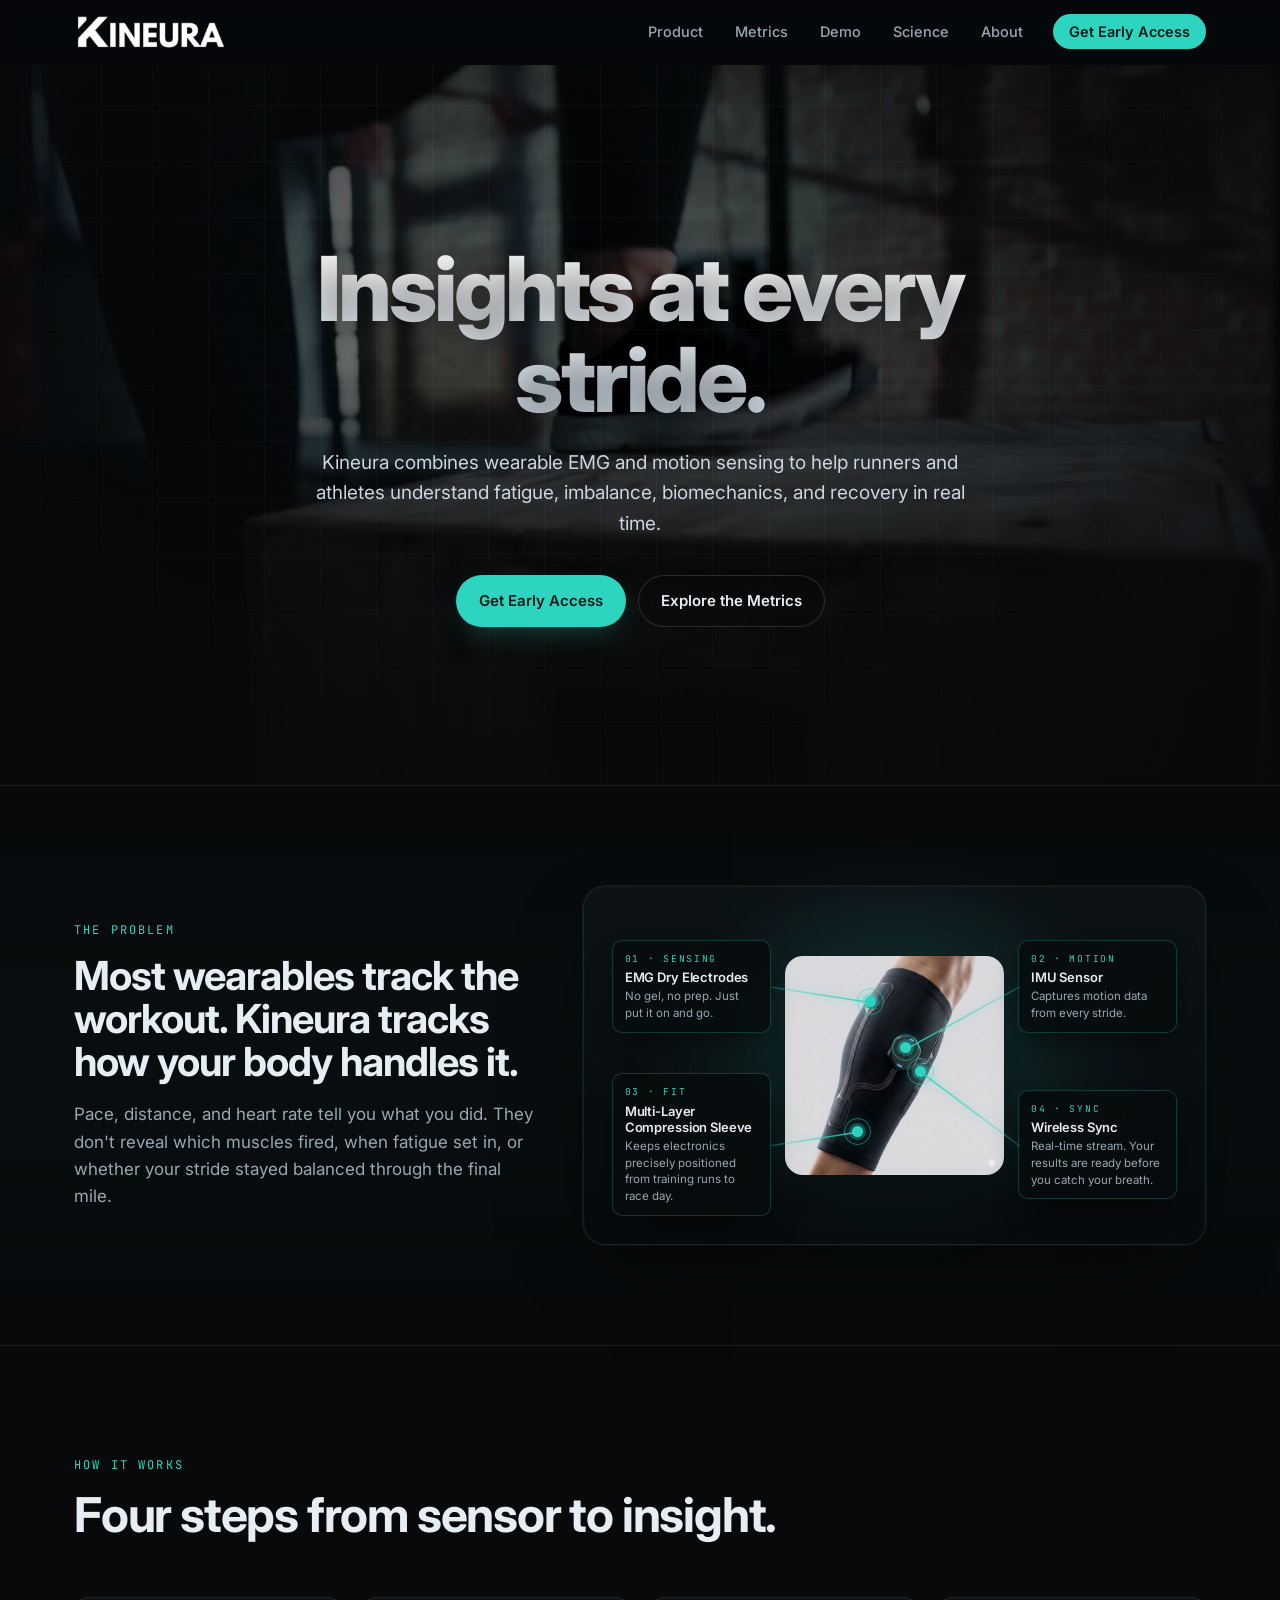
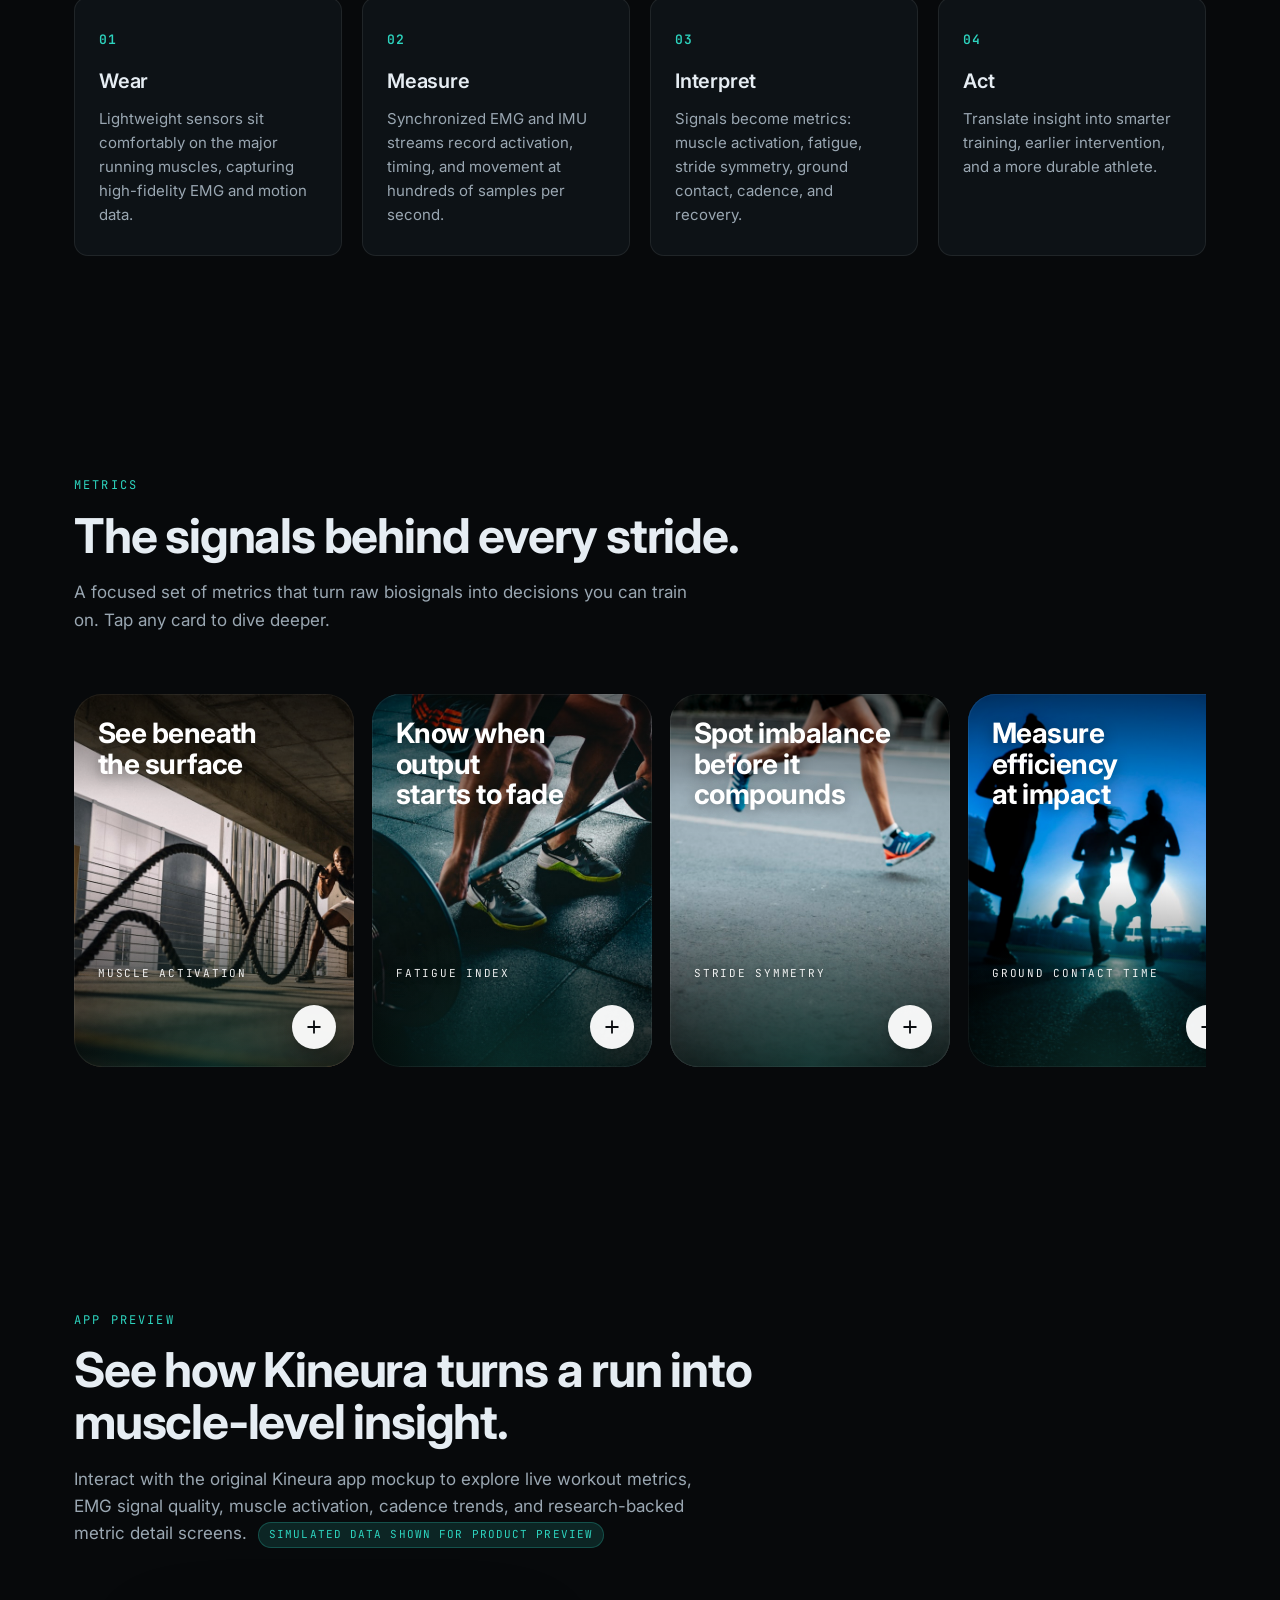
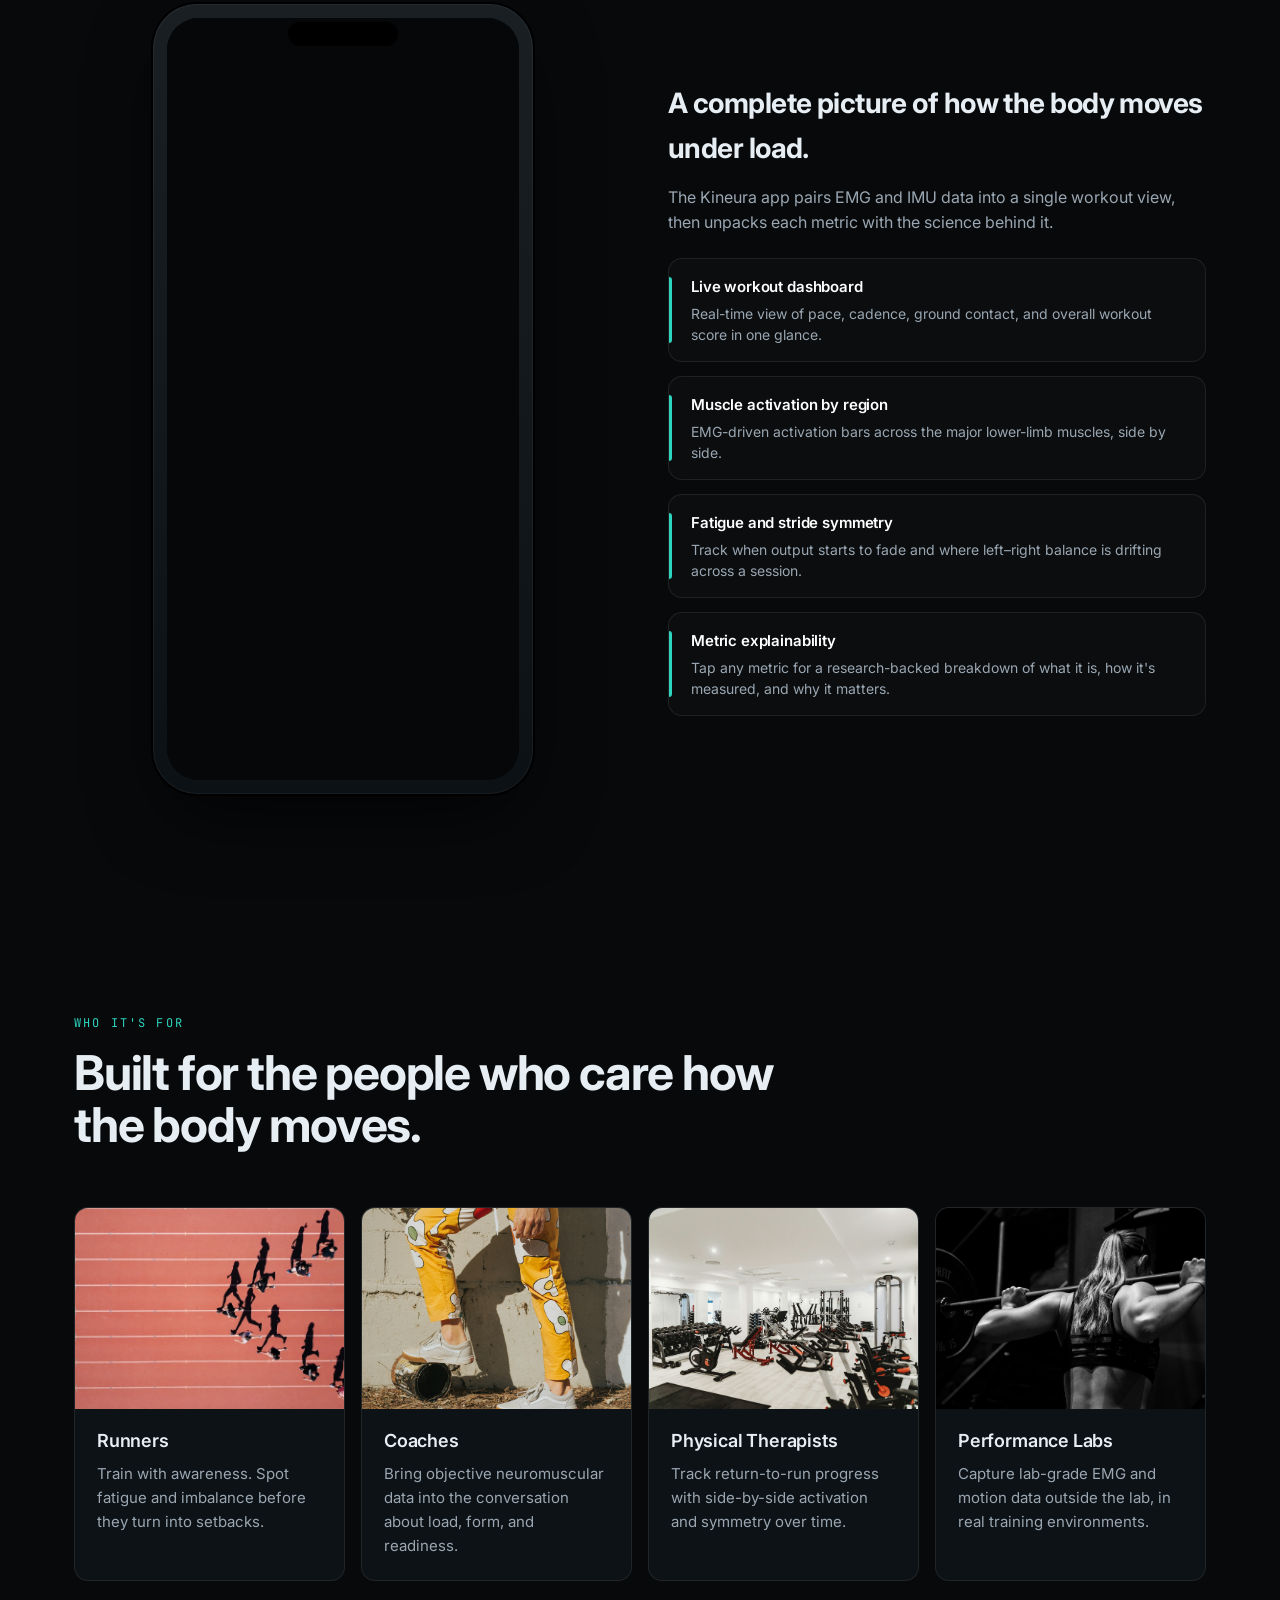
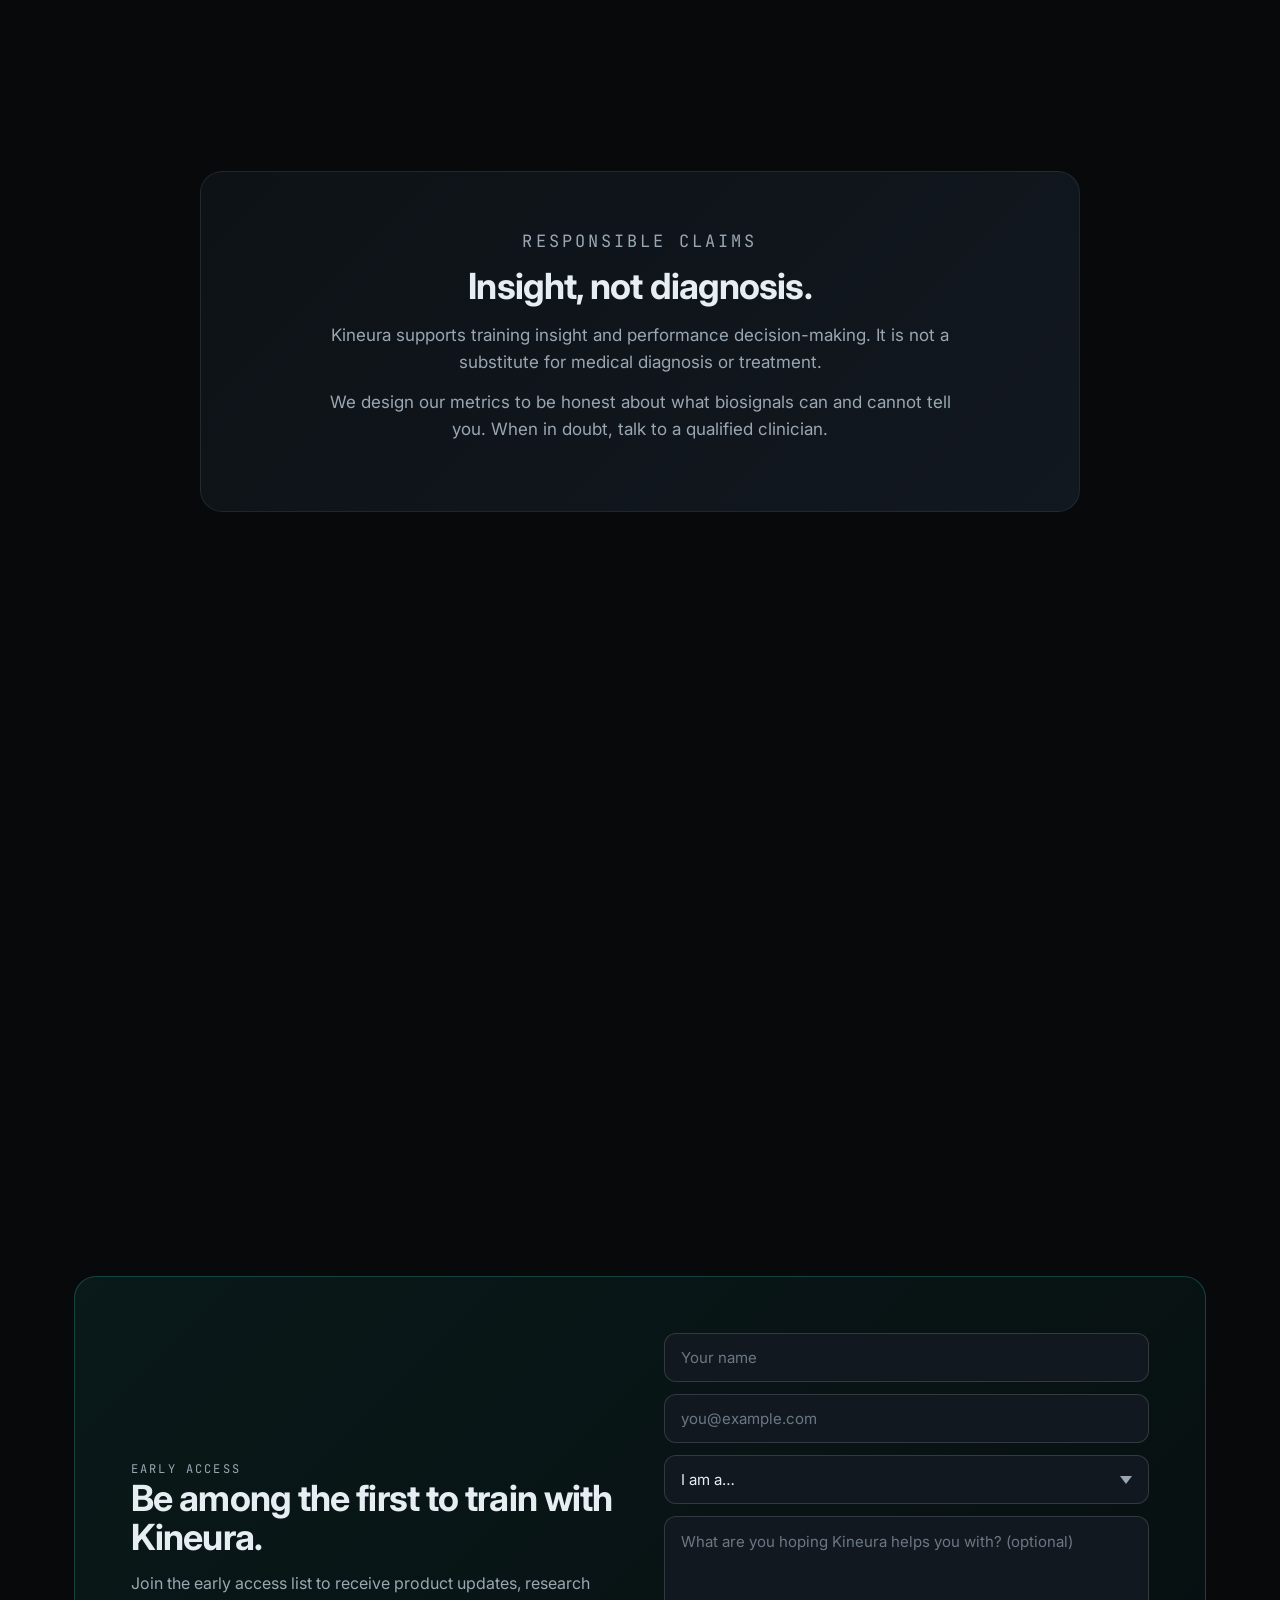
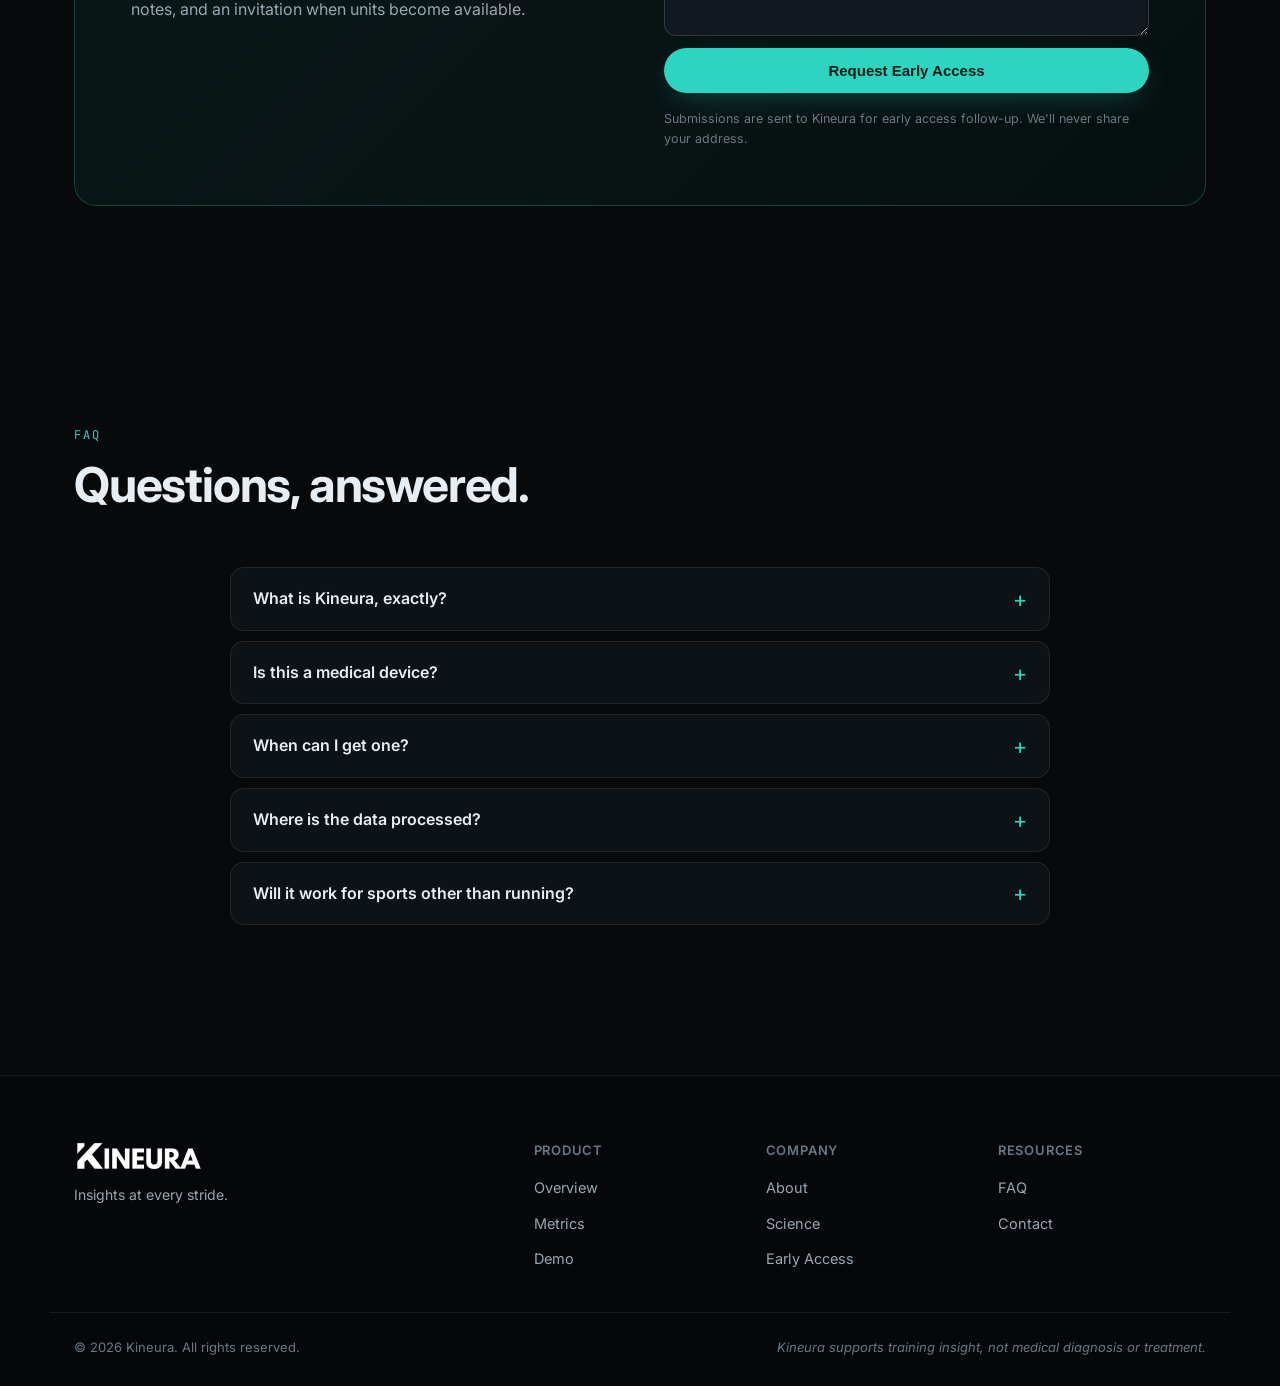
<file: index.html>
<!DOCTYPE html>
<html lang="en">
<head>
  <meta charset="UTF-8" />
  <meta name="viewport" content="width=device-width, initial-scale=1.0" />
  <title>Kineura — Insights at every stride</title>
  <meta name="description" content="Kineura combines wearable EMG and motion sensing to help runners and athletes understand fatigue, imbalance, biomechanics, and recovery in real time." />
  <meta name="theme-color" content="#0a0f12" />

  <meta property="og:type" content="website" />
  <meta property="og:title" content="Kineura — Insights at every stride" />
  <meta property="og:description" content="Wearable EMG + motion sensing for runners and athletes. Understand fatigue, imbalance, biomechanics, and recovery in real time." />
  <meta property="og:image" content="og-image.svg" />
  <meta property="og:url" content="https://pjlim21.github.io/kineura-site/" />

  <meta name="twitter:card" content="summary_large_image" />
  <meta name="twitter:title" content="Kineura — Insights at every stride" />
  <meta name="twitter:description" content="Wearable EMG + motion sensing for runners and athletes." />
  <meta name="twitter:image" content="og-image.svg" />

  <link rel="icon" type="image/svg+xml" href="favicon.svg" />
  <link rel="preconnect" href="https://fonts.googleapis.com" />
  <link rel="preconnect" href="https://fonts.gstatic.com" crossorigin />
  <link href="https://fonts.googleapis.com/css2?family=Inter:wght@300;400;500;600;700;800&family=JetBrains+Mono:wght@400;500&display=swap" rel="stylesheet" />
  <link rel="stylesheet" href="styles.css" />
</head>
<body>
  <a href="#main" class="skip-link">Skip to content</a>

  <header class="site-header" id="siteHeader">
    <div class="container header-inner">
      <a class="brand" href="#top" aria-label="Kineura home">
        <img class="brand-logo" src="assets/img/kineura-wordmark-cropped.png" alt="Kineura" width="487" height="120" />
      </a>

      <nav class="primary-nav" aria-label="Primary">
        <button class="nav-toggle" aria-controls="navList" aria-expanded="false" aria-label="Toggle menu">
          <span></span><span></span><span></span>
        </button>
        <ul class="nav-list" id="navList">
          <li><a href="#product">Product</a></li>
          <li><a href="#metrics">Metrics</a></li>
          <li><a href="#demo">Demo</a></li>
          <li><a href="#science">Science</a></li>
          <li><a href="#about">About</a></li>
          <li><a href="#early-access" class="nav-cta">Get Early Access</a></li>
        </ul>
      </nav>
    </div>
  </header>

  <main id="main">
    <section class="hero" id="top">
      <div class="hero-bg" aria-hidden="true">
        <video class="hero-video" autoplay muted loop playsinline preload="metadata" poster="assets/img/hero-poster.jpg">
          <source src="https://video.wixstatic.com/video/bee5e3_57d041944a114fd59c90aa651ebfb15c/720p/mp4/file.mp4" type="video/mp4" />
          <source src="https://video.wixstatic.com/video/bee5e3_57d041944a114fd59c90aa651ebfb15c/480p/mp4/file.mp4" type="video/mp4" />
        </video>
        <div class="hero-veil"></div>
        <div class="hero-grid"></div>
      </div>
      <div class="container hero-inner">
        <h1 class="hero-headline">Insights at every stride.</h1>
        <p class="hero-sub">Kineura combines wearable EMG and motion sensing to help runners and athletes understand fatigue, imbalance, biomechanics, and recovery in real time.</p>
        <div class="hero-ctas">
          <a class="btn btn-primary" href="#early-access">Get Early Access</a>
          <a class="btn btn-secondary" href="#metrics">Explore the Metrics</a>
        </div>
      </div>
    </section>

    <section class="section problem" id="product">
      <div class="container">
        <div class="problem-grid">
          <div class="problem-copy">
            <p class="kicker">The problem</p>
            <h2>Most wearables track the workout. Kineura tracks how your body handles it.</h2>
            <p class="lede">Pace, distance, and heart rate tell you what you did. They don't reveal which muscles fired, when fatigue set in, or whether your stride stayed balanced through the final mile.</p>
          </div>

          <figure class="sleeve-figure" aria-label="Kineura lower-leg biosensor sleeve and its components">
            <div class="sleeve-stage">
              <div class="sleeve-glow" aria-hidden="true"></div>

              <!-- Top-left callout (EMG electrodes — points to upper electrode pad) -->
              <div class="sleeve-callout sleeve-callout--tl">
                <div class="sleeve-callout-card">
                  <p class="sleeve-callout-eyebrow">01 · Sensing</p>
                  <h3 class="sleeve-callout-title">EMG Dry Electrodes</h3>
                  <p class="sleeve-callout-text">No gel, no prep. Just put it on and go.</p>
                </div>
              </div>

              <!-- Top-right callout (IMU — points to central hex hub) -->
              <div class="sleeve-callout sleeve-callout--tr">
                <div class="sleeve-callout-card">
                  <p class="sleeve-callout-eyebrow">02 · Motion</p>
                  <h3 class="sleeve-callout-title">IMU Sensor</h3>
                  <p class="sleeve-callout-text">Captures motion data from every stride.</p>
                </div>
              </div>

              <!-- Image with positioned sensor dots -->
              <div class="sleeve-image-wrap">
                <img class="sleeve-image" src="assets/img/kineura-sleeve.jpg" alt="Kineura lower-leg biosensor sleeve worn on a calf, showing the central hub, integrated electrode pads, and signal traces" loading="lazy" />
                <div class="sleeve-dots" aria-hidden="true">
                  <!-- 01 EMG: upper electrode pad -->
                  <span class="sleeve-callout-dot sleeve-dot--emg" style="--cx:39%; --cy:21%;"></span>
                  <!-- 02 IMU: top edge of hex hub -->
                  <span class="sleeve-callout-dot sleeve-dot--imu" style="--cx:55%; --cy:42%;"></span>
                  <!-- 03 Compression: lower sleeve fabric body -->
                  <span class="sleeve-callout-dot sleeve-dot--fit" style="--cx:33%; --cy:80%;"></span>
                  <!-- 04 Wireless Sync: right side of hex hub / connected module -->
                  <span class="sleeve-callout-dot sleeve-dot--sync" style="--cx:62%; --cy:53%;"></span>
                </div>
              </div>

              <!-- Bottom-left callout (Compression — points to lower sleeve fabric) -->
              <div class="sleeve-callout sleeve-callout--bl">
                <div class="sleeve-callout-card">
                  <p class="sleeve-callout-eyebrow">03 · Fit</p>
                  <h3 class="sleeve-callout-title">Multi-Layer Compression Sleeve</h3>
                  <p class="sleeve-callout-text">Keeps electronics precisely positioned from training runs to race day.</p>
                </div>
              </div>

              <!-- Bottom-right callout (Wireless Sync — points to hub/module region) -->
              <div class="sleeve-callout sleeve-callout--br">
                <div class="sleeve-callout-card">
                  <p class="sleeve-callout-eyebrow">04 · Sync</p>
                  <h3 class="sleeve-callout-title">Wireless Sync</h3>
                  <p class="sleeve-callout-text">Real-time stream. Your results are ready before you catch your breath.</p>
                </div>
              </div>

              <!-- Connector line overlay — endpoint coordinates are computed in pixels by JS
                   from card edges and dot positions, then redrawn on resize. -->
              <svg class="sleeve-lines" aria-hidden="true">
                <defs>
                  <linearGradient id="sleeveLineL" x1="0" y1="0" x2="1" y2="0">
                    <stop offset="0" stop-color="#2dd4bf" stop-opacity="0.25" />
                    <stop offset="1" stop-color="#2dd4bf" stop-opacity="0.95" />
                  </linearGradient>
                  <linearGradient id="sleeveLineR" x1="1" y1="0" x2="0" y2="0">
                    <stop offset="0" stop-color="#2dd4bf" stop-opacity="0.25" />
                    <stop offset="1" stop-color="#2dd4bf" stop-opacity="0.95" />
                  </linearGradient>
                </defs>
                <line class="sleeve-line" data-callout="tl" data-dot="emg"  stroke="url(#sleeveLineL)" />
                <line class="sleeve-line" data-callout="tr" data-dot="imu"  stroke="url(#sleeveLineR)" />
                <line class="sleeve-line" data-callout="bl" data-dot="fit"  stroke="url(#sleeveLineL)" />
                <line class="sleeve-line" data-callout="br" data-dot="sync" stroke="url(#sleeveLineR)" />
              </svg>
            </div>

            <!-- Mobile/fallback list: shown when callouts can't sit cleanly over the image -->
            <ul class="sleeve-feature-list" role="list">
              <li class="sleeve-feature">
                <span class="sleeve-feature-num">01</span>
                <div>
                  <h3>EMG Dry Electrodes</h3>
                  <p>No gel, no prep. Just put it on and go.</p>
                </div>
              </li>
              <li class="sleeve-feature">
                <span class="sleeve-feature-num">02</span>
                <div>
                  <h3>IMU Sensor</h3>
                  <p>Captures motion data from every stride.</p>
                </div>
              </li>
              <li class="sleeve-feature">
                <span class="sleeve-feature-num">03</span>
                <div>
                  <h3>Multi-Layer Compression Sleeve</h3>
                  <p>Keeps electronics precisely positioned from training runs to race day.</p>
                </div>
              </li>
              <li class="sleeve-feature">
                <span class="sleeve-feature-num">04</span>
                <div>
                  <h3>Wireless Sync</h3>
                  <p>Real-time stream. Your results are ready before you catch your breath.</p>
                </div>
              </li>
            </ul>
          </figure>
        </div>
      </div>
    </section>

    <section class="section how" id="how">
      <div class="container">
        <div class="section-head">
          <p class="kicker">How it works</p>
          <h2>Four steps from sensor to insight.</h2>
        </div>
        <ol class="steps">
          <li class="step">
            <span class="step-num">01</span>
            <h3>Wear</h3>
            <p>Lightweight sensors sit comfortably on the major running muscles, capturing high-fidelity EMG and motion data.</p>
          </li>
          <li class="step">
            <span class="step-num">02</span>
            <h3>Measure</h3>
            <p>Synchronized EMG and IMU streams record activation, timing, and movement at hundreds of samples per second.</p>
          </li>
          <li class="step">
            <span class="step-num">03</span>
            <h3>Interpret</h3>
            <p>Signals become metrics: muscle activation, fatigue, stride symmetry, ground contact, cadence, and recovery.</p>
          </li>
          <li class="step">
            <span class="step-num">04</span>
            <h3>Act</h3>
            <p>Translate insight into smarter training, earlier intervention, and a more durable athlete.</p>
          </li>
        </ol>
      </div>
    </section>

    <section class="section metrics" id="metrics">
      <div class="container">
        <div class="section-head">
          <p class="kicker">Metrics</p>
          <h2>The signals behind every stride.</h2>
          <p class="lede">A focused set of metrics that turn raw biosignals into decisions you can train on. Tap any card to dive deeper.</p>
        </div>
        <div class="metric-rail" role="list" aria-label="Kineura metrics">
          <article class="metric-photo-card" role="listitem" data-metric="muscle">
            <img src="assets/img/metric-muscle.jpg" alt="Athlete training with battle ropes" loading="lazy" />
            <div class="metric-photo-overlay"></div>
            <h3 class="metric-photo-title">See beneath<br/>the surface</h3>
            <p class="metric-photo-tag">Muscle Activation</p>
            <button class="metric-plus" type="button" aria-label="Open Muscle Activation details">
              <svg viewBox="0 0 24 24" aria-hidden="true"><path d="M12 5v14M5 12h14" stroke="currentColor" stroke-width="2.2" stroke-linecap="round"/></svg>
            </button>
          </article>

          <article class="metric-photo-card" role="listitem" data-metric="fatigue">
            <img src="assets/img/metric-fatigue.jpg" alt="Athlete pushing through fatigue" loading="lazy" />
            <div class="metric-photo-overlay"></div>
            <h3 class="metric-photo-title">Know when output<br/>starts to fade</h3>
            <p class="metric-photo-tag">Fatigue Index</p>
            <button class="metric-plus" type="button" aria-label="Open Fatigue Index details">
              <svg viewBox="0 0 24 24" aria-hidden="true"><path d="M12 5v14M5 12h14" stroke="currentColor" stroke-width="2.2" stroke-linecap="round"/></svg>
            </button>
          </article>

          <article class="metric-photo-card" role="listitem" data-metric="symmetry">
            <img src="assets/img/metric-symmetry.jpg" alt="Runner mid-stride showing left and right leg motion" loading="lazy" />
            <div class="metric-photo-overlay"></div>
            <h3 class="metric-photo-title">Spot imbalance<br/>before it compounds</h3>
            <p class="metric-photo-tag">Stride Symmetry</p>
            <button class="metric-plus" type="button" aria-label="Open Stride Symmetry details">
              <svg viewBox="0 0 24 24" aria-hidden="true"><path d="M12 5v14M5 12h14" stroke="currentColor" stroke-width="2.2" stroke-linecap="round"/></svg>
            </button>
          </article>

          <article class="metric-photo-card" role="listitem" data-metric="gct">
            <img src="assets/img/metric-gct.jpg" alt="Close-up of running shoes contacting the ground" loading="lazy" />
            <div class="metric-photo-overlay"></div>
            <h3 class="metric-photo-title">Measure efficiency<br/>at impact</h3>
            <p class="metric-photo-tag">Ground Contact Time</p>
            <button class="metric-plus" type="button" aria-label="Open Ground Contact Time details">
              <svg viewBox="0 0 24 24" aria-hidden="true"><path d="M12 5v14M5 12h14" stroke="currentColor" stroke-width="2.2" stroke-linecap="round"/></svg>
            </button>
          </article>

          <article class="metric-photo-card" role="listitem" data-metric="cadence">
            <img src="assets/img/metric-cadence.jpg" alt="Runner on an open trail in motion" loading="lazy" />
            <div class="metric-photo-overlay"></div>
            <h3 class="metric-photo-title">Read rhythm<br/>in motion</h3>
            <p class="metric-photo-tag">Cadence &amp; Motion Trends</p>
            <button class="metric-plus" type="button" aria-label="Open Cadence and Motion Trends details">
              <svg viewBox="0 0 24 24" aria-hidden="true"><path d="M12 5v14M5 12h14" stroke="currentColor" stroke-width="2.2" stroke-linecap="round"/></svg>
            </button>
          </article>

          <article class="metric-photo-card" role="listitem" data-metric="recovery">
            <img src="assets/img/metric-recovery.jpg" alt="Athlete in a recovery and mobility session" loading="lazy" />
            <div class="metric-photo-overlay"></div>
            <h3 class="metric-photo-title">Track readiness<br/>beyond feel</h3>
            <p class="metric-photo-tag">Recovery Signals</p>
            <button class="metric-plus" type="button" aria-label="Open Recovery Signals details">
              <svg viewBox="0 0 24 24" aria-hidden="true"><path d="M12 5v14M5 12h14" stroke="currentColor" stroke-width="2.2" stroke-linecap="round"/></svg>
            </button>
          </article>
        </div>
      </div>
    </section>

    <section class="section demo" id="demo">
      <div class="container">
        <div class="section-head">
          <p class="kicker">App preview</p>
          <h2>See how Kineura turns a run into muscle-level insight.</h2>
          <p class="lede">Interact with the original Kineura app mockup to explore live workout metrics, EMG signal quality, muscle activation, cadence trends, and research-backed metric detail screens. <span class="badge">Simulated data shown for product preview</span></p>
        </div>

        <div class="demo-wrap">
          <div class="demo-frame" aria-label="Kineura app mockup">
            <div class="demo-frame-bezel">
              <div class="demo-frame-notch" aria-hidden="true"></div>
              <div class="demo-frame-viewport">
                <iframe
                  class="demo-frame-iframe"
                  src="https://pjlim21.github.io/kineura_mockup/"
                  title="Kineura app mockup"
                  loading="lazy"
                  scrolling="no"
                  referrerpolicy="no-referrer-when-downgrade"
                  allow="accelerometer; gyroscope; clipboard-read; clipboard-write"></iframe>
              </div>
            </div>
          </div>

          <aside class="demo-side">
            <h3>A complete picture of how the body moves under load.</h3>
            <p>The Kineura app pairs EMG and IMU data into a single workout view, then unpacks each metric with the science behind it.</p>
            <ul class="demo-feature-list">
              <li>
                <h4>Live workout dashboard</h4>
                <p>Real-time view of pace, cadence, ground contact, and overall workout score in one glance.</p>
              </li>
              <li>
                <h4>Muscle activation by region</h4>
                <p>EMG-driven activation bars across the major lower-limb muscles, side by side.</p>
              </li>
              <li>
                <h4>Fatigue and stride symmetry</h4>
                <p>Track when output starts to fade and where left–right balance is drifting across a session.</p>
              </li>
              <li>
                <h4>Metric explainability</h4>
                <p>Tap any metric for a research-backed breakdown of what it is, how it's measured, and why it matters.</p>
              </li>
            </ul>
          </aside>
        </div>
      </div>
    </section>

    <section class="section use-cases" id="use-cases">
      <div class="container">
        <div class="section-head">
          <p class="kicker">Who it's for</p>
          <h2>Built for the people who care how the body moves.</h2>
        </div>
        <div class="use-grid">
          <div class="use-card">
            <div class="use-photo"><img src="assets/img/athlete-sprint.jpg" alt="Runner sprinting on a track" loading="lazy" /></div>
            <h3>Runners</h3>
            <p>Train with awareness. Spot fatigue and imbalance before they turn into setbacks.</p>
          </div>
          <div class="use-card">
            <div class="use-photo"><img src="assets/img/athlete-coach.jpg" alt="Coach reviewing data with athlete" loading="lazy" /></div>
            <h3>Coaches</h3>
            <p>Bring objective neuromuscular data into the conversation about load, form, and readiness.</p>
          </div>
          <div class="use-card">
            <div class="use-photo"><img src="assets/img/athlete-pt.jpg" alt="Physical therapist working with athlete" loading="lazy" /></div>
            <h3>Physical Therapists</h3>
            <p>Track return-to-run progress with side-by-side activation and symmetry over time.</p>
          </div>
          <div class="use-card">
            <div class="use-photo"><img src="assets/img/athlete-strength.jpg" alt="Strength training session in a performance lab" loading="lazy" /></div>
            <h3>Performance Labs</h3>
            <p>Capture lab-grade EMG and motion data outside the lab, in real training environments.</p>
          </div>
        </div>
      </div>
    </section>

    <section class="section science" id="science">
      <div class="container">
        <div class="science-card">
          <p class="kicker">Responsible claims</p>
          <h2>Insight, not diagnosis.</h2>
          <p>Kineura supports training insight and performance decision-making. It is not a substitute for medical diagnosis or treatment.</p>
          <p class="muted">We design our metrics to be honest about what biosignals can and cannot tell you. When in doubt, talk to a qualified clinician.</p>
        </div>
      </div>
    </section>

    <section class="section about" id="about">
      <div class="container about-inner">
        <div class="about-copy">
          <p class="kicker">About</p>
          <h2>Why we're building Kineura.</h2>
          <p>Kineura started with a simple observation: the most informative signals about how an athlete moves — muscle activation and fine-grained motion — were locked inside expensive lab equipment. We're building a wearable platform that brings those signals into everyday training, without losing the rigor that makes them meaningful.</p>
          <p>We're a small team with backgrounds in biomechanics, signal processing, and track and field. We work closely with runners, coaches, and clinicians to make sure every metric we ship earns its place on the screen.</p>
        </div>
        <aside class="about-side">
          <div class="about-stat"><span class="num">EMG</span><span class="lbl">High-fidelity muscle signals</span></div>
          <div class="about-stat"><span class="num">IMU</span><span class="lbl">9-axis motion sensing</span></div>
          <div class="about-stat"><span class="num">Real-time</span><span class="lbl">Insight while you train</span></div>
        </aside>
      </div>
    </section>

    <section class="section cta" id="early-access">
      <div class="container">
        <div class="cta-card">
          <div class="cta-copy">
            <p class="kicker">Early access</p>
            <h2>Be among the first to train with Kineura.</h2>
            <p>Join the early access list to receive product updates, research notes, and an invitation when units become available.</p>
          </div>
          <!--
            Early access form is wired to FormSubmit.co — a free, no-backend HTML
            form relay. Submissions go to pjlim21@gmail.com.

            First-time activation: the very first submission triggers an
            activation email from FormSubmit to pjlim21@gmail.com. Click the
            confirmation link in that email; subsequent submissions then
            deliver normally. See README for details.

            To swap to the hashed endpoint (hides the email in the HTML),
            replace the action URL with the random alias FormSubmit emails
            after activation, e.g. https://formsubmit.co/<alias>.
          -->
          <form
            class="cta-form"
            id="earlyAccessForm"
            action="https://formsubmit.co/pjlim21@gmail.com"
            method="POST"
            novalidate
          >
            <label for="eaName" class="sr-only">Name</label>
            <input id="eaName" name="name" type="text" placeholder="Your name" autocomplete="name" required />
            <label for="eaEmail" class="sr-only">Email</label>
            <input id="eaEmail" name="email" type="email" placeholder="you@example.com" autocomplete="email" required />
            <label for="eaRole" class="sr-only">Role</label>
            <select id="eaRole" name="role" required>
              <option value="">I am a…</option>
              <option>Runner</option>
              <option>Coach</option>
              <option>Physical Therapist</option>
              <option>Performance Lab</option>
              <option>Other</option>
            </select>
            <label for="eaMessage" class="sr-only">Message</label>
            <textarea id="eaMessage" name="message" placeholder="What are you hoping Kineura helps you with? (optional)" rows="4"></textarea>

            <!-- FormSubmit configuration: subject line, table template, honeypot, captcha, redirect -->
            <input type="hidden" name="_subject" value="Kineura early access request" />
            <input type="hidden" name="_template" value="table" />
            <input type="hidden" name="_captcha" value="true" />
            <input type="hidden" name="_next" value="https://pjlim21.github.io/kineura-site/?ea=thanks" />
            <!-- Honeypot field: bots fill this; humans leave it empty. -->
            <input type="text" name="_honey" tabindex="-1" autocomplete="off" aria-hidden="true" class="cta-form-honey" />

            <button class="btn btn-primary" type="submit">Request Early Access</button>
            <p class="form-note" id="formNote">Submissions are sent to Kineura for early access follow-up. We'll never share your address.</p>
          </form>
        </div>
      </div>
    </section>

    <section class="section faq" id="faq">
      <div class="container">
        <div class="section-head narrow">
          <p class="kicker">FAQ</p>
          <h2>Questions, answered.</h2>
        </div>
        <div class="faq-list">
          <details>
            <summary>What is Kineura, exactly?</summary>
            <p>A wearable platform that combines surface EMG and inertial motion sensing, plus the software to turn those signals into useful metrics for runners and athletes.</p>
          </details>
          <details>
            <summary>Is this a medical device?</summary>
            <p>No. Kineura supports training insight and performance decision-making. It is not a substitute for medical diagnosis or treatment.</p>
          </details>
          <details>
            <summary>When can I get one?</summary>
            <p>We're rolling out access gradually. Join the early access list above and we'll reach out as units become available.</p>
          </details>
          <details>
            <summary>Where is the data processed?</summary>
            <p>Signals are captured on-device and analyzed in our app. We're committed to clear, opt-in handling of any data you choose to share with us.</p>
          </details>
          <details>
            <summary>Will it work for sports other than running?</summary>
            <p>Running is our first focus because the movement is repeatable and well-studied. The hardware is designed to extend to all sports, and we plan to include sport-specific metrics in the future.</p>
          </details>
        </div>
      </div>
    </section>
  </main>

  <footer class="site-footer">
    <div class="container footer-inner">
      <div class="footer-brand">
        <a class="brand" href="#top" aria-label="Kineura home">
          <img class="brand-logo" src="assets/img/kineura-wordmark-cropped.png" alt="Kineura" width="487" height="120" />
        </a>
        <p class="footer-tag">Insights at every stride.</p>
      </div>
      <nav class="footer-nav" aria-label="Footer">
        <div>
          <h4>Product</h4>
          <ul>
            <li><a href="#product">Overview</a></li>
            <li><a href="#metrics">Metrics</a></li>
            <li><a href="#demo">Demo</a></li>
          </ul>
        </div>
        <div>
          <h4>Company</h4>
          <ul>
            <li><a href="#about">About</a></li>
            <li><a href="#science">Science</a></li>
            <li><a href="#early-access">Early Access</a></li>
          </ul>
        </div>
        <div>
          <h4>Resources</h4>
          <ul>
            <li><a href="#faq">FAQ</a></li>
            <li><a href="mailto:hello@kineura.com">Contact</a></li>
          </ul>
        </div>
      </nav>
    </div>
    <div class="container footer-bottom">
      <p>© <span id="year"></span> Kineura. All rights reserved.</p>
      <p class="footer-disclaimer">Kineura supports training insight, not medical diagnosis or treatment.</p>
    </div>
  </footer>

  <!-- Metric detail modal -->
  <div class="modal" id="metricModal" aria-hidden="true" role="dialog" aria-modal="true" aria-labelledby="metricModalTitle">
    <div class="modal-backdrop" data-modal-close></div>
    <div class="modal-panel" role="document">
      <button class="modal-close" type="button" aria-label="Close" data-modal-close>
        <svg viewBox="0 0 24 24" aria-hidden="true"><path d="M6 6l12 12M18 6L6 18" stroke="currentColor" stroke-width="2.2" stroke-linecap="round"/></svg>
      </button>
      <p class="modal-eyebrow" id="metricModalTag">Metric</p>
      <h3 class="modal-title" id="metricModalTitle">—</h3>
      <p class="modal-tagline" id="metricModalTagline">—</p>
      <div class="modal-section">
        <h4>What is it?</h4>
        <p id="metricModalWhat">—</p>
      </div>
      <div class="modal-section">
        <h4>How is it measured?</h4>
        <p id="metricModalHow">—</p>
      </div>
      <div class="modal-section">
        <h4>Why it matters</h4>
        <p id="metricModalWhy">—</p>
      </div>
      <div class="modal-section modal-research">
        <h4>Research validation</h4>
        <p id="metricModalResearch">—</p>
      </div>
    </div>
  </div>

  <script src="script.js" defer></script>
</body>
</html>
</file>
<file: styles.css>
/* Kineura — static site styles */

:root {
  --bg: #07090b;
  --bg-elev: #0d1216;
  --bg-elev-2: #121820;
  --surface: #0f151b;
  --line: rgba(255, 255, 255, 0.08);
  --line-strong: rgba(255, 255, 255, 0.14);
  --text: #e6edf3;
  --text-dim: #9aa7b2;
  --text-muted: #6b7884;
  --accent: #2dd4bf;
  --accent-2: #14b8a6;
  --accent-soft: rgba(45, 212, 191, 0.14);
  --accent-glow: rgba(45, 212, 191, 0.35);
  --danger: #f87171;
  --radius: 14px;
  --radius-lg: 22px;
  --radius-xl: 28px;
  --maxw: 1180px;
  --shadow: 0 30px 80px -30px rgba(0, 0, 0, 0.8);
  --easing: cubic-bezier(0.22, 1, 0.36, 1);
}

* { box-sizing: border-box; }

html { scroll-behavior: smooth; }

body {
  margin: 0;
  font-family: 'Inter', system-ui, -apple-system, Segoe UI, Roboto, sans-serif;
  font-weight: 400;
  color: var(--text);
  background: var(--bg);
  line-height: 1.6;
  -webkit-font-smoothing: antialiased;
  text-rendering: optimizeLegibility;
  overflow-x: hidden;
}

img, svg { max-width: 100%; display: block; }

a { color: var(--accent); text-decoration: none; transition: color 0.2s ease; }
a:hover { color: #5eead4; }

.container {
  width: 100%;
  max-width: var(--maxw);
  margin: 0 auto;
  padding: 0 24px;
}

.skip-link {
  position: absolute;
  left: -9999px;
  top: 0;
  background: var(--accent);
  color: #001b18;
  padding: 10px 14px;
  font-weight: 600;
  z-index: 1000;
}
.skip-link:focus { left: 12px; top: 12px; }

.sr-only {
  position: absolute;
  width: 1px; height: 1px;
  padding: 0; margin: -1px;
  overflow: hidden; clip: rect(0,0,0,0);
  white-space: nowrap; border: 0;
}

/* Header */
.site-header {
  position: sticky;
  top: 0;
  z-index: 50;
  backdrop-filter: saturate(140%) blur(10px);
  background: rgba(7, 9, 11, 0.55);
  border-bottom: 1px solid transparent;
  transition: border-color 0.3s ease, background 0.3s ease;
}
.site-header.scrolled {
  border-bottom-color: var(--line);
  background: rgba(7, 9, 11, 0.85);
}
.header-inner {
  display: flex;
  align-items: center;
  justify-content: space-between;
  height: 64px;
}
.brand {
  display: inline-flex;
  align-items: center;
  gap: 10px;
  font-weight: 700;
  letter-spacing: -0.01em;
  color: var(--text);
}
.brand:hover { color: var(--text); }
.brand-logo {
  height: 38px;
  width: auto;
  display: block;
}
.site-footer .brand-logo { height: 32px; }

@media (max-width: 720px) {
  .header-inner { height: 56px; }
  .brand-logo { height: 28px; }
  .site-footer .brand-logo { height: 28px; }
}

.primary-nav { display: flex; align-items: center; }
.nav-list {
  list-style: none;
  display: flex;
  gap: 28px;
  margin: 0;
  padding: 0;
  align-items: center;
}
.nav-list a {
  color: var(--text-dim);
  font-size: 14.5px;
  font-weight: 500;
  padding: 8px 2px;
}
.nav-list a:hover { color: var(--text); }
.nav-cta {
  background: var(--accent);
  color: #001b18 !important;
  padding: 9px 16px !important;
  border-radius: 999px;
  font-weight: 600 !important;
}
.nav-cta:hover { background: #5eead4; }

.nav-toggle {
  display: none;
  background: transparent;
  border: 1px solid var(--line);
  border-radius: 10px;
  width: 40px; height: 40px;
  flex-direction: column;
  justify-content: center;
  align-items: center;
  gap: 4px;
  cursor: pointer;
  padding: 0;
}
.nav-toggle span {
  width: 18px; height: 2px;
  background: var(--text); border-radius: 2px;
  transition: transform 0.2s ease, opacity 0.2s ease;
}

/* Buttons */
.btn {
  display: inline-flex;
  align-items: center;
  justify-content: center;
  gap: 8px;
  padding: 13px 22px;
  border-radius: 999px;
  font-weight: 600;
  font-size: 15px;
  cursor: pointer;
  border: 1px solid transparent;
  transition: transform 0.15s ease, background 0.2s ease, border-color 0.2s ease, color 0.2s ease, box-shadow 0.2s ease;
  text-align: center;
}
.btn:active { transform: translateY(1px); }
.btn-primary {
  background: var(--accent);
  color: #001b18;
  box-shadow: 0 10px 30px -10px var(--accent-glow);
}
.btn-primary:hover { background: #5eead4; color: #001b18; }
.btn-secondary {
  background: rgba(7,9,11,0.4);
  color: var(--text);
  border-color: var(--line-strong);
  backdrop-filter: blur(6px);
}
.btn-secondary:hover {
  border-color: var(--accent);
  color: var(--accent);
}

/* Hero */
.hero {
  position: relative;
  padding: 140px 0 120px;
  overflow: hidden;
  min-height: 80vh;
  display: flex;
  align-items: center;
}
.hero-bg {
  position: absolute;
  inset: 0;
  pointer-events: none;
  z-index: 0;
}
.hero-video {
  position: absolute;
  inset: 0;
  width: 100%;
  height: 100%;
  object-fit: cover;
  opacity: 1;
  filter: brightness(0.85) contrast(1.05) saturate(1.05);
}
.hero-veil {
  position: absolute;
  inset: 0;
  background:
    radial-gradient(ellipse at 50% 38%, rgba(7,9,11,0.10) 0%, rgba(7,9,11,0.55) 60%, rgba(7,9,11,0.88) 100%),
    linear-gradient(180deg, rgba(7,9,11,0.30) 0%, rgba(7,9,11,0.22) 40%, rgba(7,9,11,0.86) 100%);
}
.hero-grid {
  position: absolute;
  inset: -10%;
  background-image:
    linear-gradient(rgba(255,255,255,0.03) 1px, transparent 1px),
    linear-gradient(90deg, rgba(255,255,255,0.03) 1px, transparent 1px);
  background-size: 56px 56px;
  mask-image: radial-gradient(ellipse at 50% 30%, black 30%, transparent 75%);
  -webkit-mask-image: radial-gradient(ellipse at 50% 30%, black 30%, transparent 75%);
}
.hero-inner {
  position: relative;
  z-index: 1;
  text-align: center;
  max-width: 880px;
}
.hero-headline {
  font-size: clamp(40px, 7vw, 92px);
  line-height: 1.02;
  letter-spacing: -0.035em;
  font-weight: 800;
  margin: 0 0 22px;
  background: linear-gradient(180deg, #ffffff 0%, #c4d0db 100%);
  -webkit-background-clip: text;
  background-clip: text;
  color: transparent;
  text-shadow: 0 4px 30px rgba(0,0,0,0.4);
}
.hero-sub {
  font-size: clamp(16px, 1.5vw, 19px);
  color: #cbd5e1;
  max-width: 680px;
  margin: 0 auto 36px;
}
.hero-ctas {
  display: flex;
  gap: 12px;
  justify-content: center;
  flex-wrap: wrap;
}

/* Section base */
.section { padding: 110px 0; position: relative; }
.section-head { max-width: 760px; margin: 0 0 56px; }
.section-head.narrow { max-width: 720px; }
.kicker {
  font-family: 'JetBrains Mono', monospace;
  font-size: 12px;
  letter-spacing: 0.18em;
  text-transform: uppercase;
  color: var(--accent);
  margin: 0 0 14px;
}
.section h2 {
  font-size: clamp(30px, 4.4vw, 48px);
  line-height: 1.08;
  letter-spacing: -0.025em;
  margin: 0 0 18px;
  font-weight: 700;
}
.lede { color: var(--text-dim); font-size: 17px; margin: 0; max-width: 640px; }
.muted { color: var(--text-muted); }

/* Problem */
.problem { padding: 100px 0; border-top: 1px solid var(--line); border-bottom: 1px solid var(--line); background: linear-gradient(180deg, transparent, rgba(45,212,191,0.025) 50%, transparent); }
.problem-grid {
  display: grid;
  grid-template-columns: minmax(0, 0.85fr) minmax(0, 1.15fr);
  gap: 48px;
  align-items: center;
}
.problem-copy { text-align: left; }
.problem-copy .kicker { margin-bottom: 14px; }
.problem-copy h2 {
  font-size: clamp(26px, 3.4vw, 40px);
  margin: 0 0 18px;
  letter-spacing: -0.025em;
}
.problem-copy .lede { margin: 0; max-width: 520px; }
.problem-figure {
  margin: 0;
}

/* Sleeve product explainer.
   Stage is a 3-col grid: cards | image | cards.
   Each side column has 2 rows (top, bottom callouts).
   Connector lines span from card inner-edge across the side column to the
   image edge, then a dot on the image marks the component. */
.sleeve-figure { margin: 0; }
.sleeve-stage {
  position: relative;
  border-radius: var(--radius-lg);
  background:
    radial-gradient(ellipse at 50% 45%, rgba(45,212,191,0.10), transparent 60%),
    linear-gradient(180deg, #0c1216 0%, #070a0d 100%);
  border: 1px solid var(--line);
  padding: 28px;
  box-shadow:
    0 30px 80px -30px rgba(0,0,0,0.75),
    0 0 0 1px rgba(45,212,191,0.08);
  display: grid;
  grid-template-columns: minmax(140px, 168px) minmax(200px, 280px) minmax(140px, 168px);
  grid-template-rows: 1fr 1fr;
  column-gap: 14px;
  row-gap: 16px;
  justify-content: center;
  align-items: center;
}
.sleeve-glow {
  position: absolute;
  inset: 0;
  pointer-events: none;
  background:
    radial-gradient(circle at 50% 45%, rgba(45,212,191,0.18), transparent 55%);
  opacity: 0.7;
  filter: blur(40px);
  z-index: 0;
  border-radius: inherit;
}
.sleeve-image-wrap {
  position: relative;
  z-index: 1;
  grid-column: 2;
  grid-row: 1 / span 2;
  border-radius: 18px;
  aspect-ratio: 1 / 1;
  width: 100%;
  background: #0a0e11;
  align-self: center;
  isolation: isolate;
}
.sleeve-image {
  display: block;
  width: 100%;
  height: 100%;
  object-fit: cover;
  border-radius: 18px;
  filter: contrast(1.04) saturate(1.05);
  box-shadow:
    inset 0 0 0 1px rgba(255,255,255,0.04),
    0 20px 50px -25px rgba(0,0,0,0.8);
}

/* Dot overlay on image */
.sleeve-dots {
  position: absolute;
  inset: 0;
  pointer-events: none;
  z-index: 2;
  border-radius: inherit;
  overflow: hidden;
}
.sleeve-callout-dot {
  position: absolute;
  left: var(--cx);
  top: var(--cy);
  width: 11px;
  height: 11px;
  margin: -5.5px 0 0 -5.5px;
  border-radius: 50%;
  background: var(--accent);
  box-shadow:
    0 0 0 3px rgba(45,212,191,0.28),
    0 0 18px rgba(45,212,191,0.75);
  z-index: 3;
}
.sleeve-callout-dot::after {
  content: "";
  position: absolute;
  inset: -8px;
  border-radius: 50%;
  border: 1px solid rgba(45,212,191,0.5);
  animation: sleevePulse 2.4s ease-out infinite;
}
@keyframes sleevePulse {
  0% { transform: scale(0.55); opacity: 0.9; }
  100% { transform: scale(1.7); opacity: 0; }
}

/* Each callout is a grid cell holding only a card; connector lines are drawn
   in the .sleeve-lines SVG overlay so they can extend all the way to the dot. */
.sleeve-callout {
  position: relative;
  display: flex;
  align-items: center;
  z-index: 2;
}
.sleeve-callout--tl { grid-column: 1; grid-row: 1; justify-content: flex-start; }
.sleeve-callout--bl { grid-column: 1; grid-row: 2; justify-content: flex-start; }
.sleeve-callout--tr { grid-column: 3; grid-row: 1; justify-content: flex-end; }
.sleeve-callout--br { grid-column: 3; grid-row: 2; justify-content: flex-end; }

.sleeve-callout-card {
  flex: 0 1 auto;
  min-width: 0;
  width: 100%;
  padding: 10px 12px;
  background: rgba(8, 12, 14, 0.85);
  backdrop-filter: blur(12px);
  -webkit-backdrop-filter: blur(12px);
  border: 1px solid rgba(45,212,191,0.22);
  border-radius: 10px;
  box-shadow:
    0 12px 30px -10px rgba(0,0,0,0.75),
    0 0 0 1px rgba(255,255,255,0.02);
  pointer-events: auto;
}
.sleeve-callout-eyebrow {
  font-family: 'JetBrains Mono', monospace;
  font-size: 9.5px;
  letter-spacing: 0.18em;
  text-transform: uppercase;
  color: var(--accent);
  margin: 0 0 3px;
}
.sleeve-callout-card h3.sleeve-callout-title {
  font-size: 13px;
  font-weight: 600;
  letter-spacing: -0.01em;
  margin: 0 0 3px;
  color: var(--text);
  line-height: 1.25;
}
.sleeve-callout-text {
  font-size: 11.5px;
  line-height: 1.45;
  color: var(--text-dim);
  margin: 0;
}

/* SVG connector overlay — sits above the image, below the cards.
   JS sets x1/y1/x2/y2 in pixel space, matching the actual DOM rects of
   each card's inner edge and each dot's center. */
.sleeve-lines {
  position: absolute;
  inset: 0;
  width: 100%;
  height: 100%;
  pointer-events: none;
  z-index: 2;
  overflow: visible;
}
.sleeve-line {
  stroke-width: 1.5;
  stroke-linecap: round;
  fill: none;
  vector-effect: non-scaling-stroke;
  opacity: 0;
  transition: opacity 220ms ease;
  filter: drop-shadow(0 0 5px rgba(45,212,191,0.6));
}
.sleeve-lines.is-ready .sleeve-line { opacity: 1; }

/* Fallback feature list (mobile / narrow) */
.sleeve-feature-list {
  list-style: none;
  margin: 24px 0 0;
  padding: 0;
  display: none;
  gap: 14px;
}
.sleeve-feature {
  display: flex;
  gap: 14px;
  align-items: flex-start;
  padding: 14px 16px;
  background: rgba(13, 18, 22, 0.6);
  border: 1px solid var(--line);
  border-radius: 12px;
}
.sleeve-feature-num {
  font-family: 'JetBrains Mono', monospace;
  font-size: 12px;
  letter-spacing: 0.12em;
  color: var(--accent);
  padding: 4px 8px;
  border: 1px solid rgba(45,212,191,0.25);
  border-radius: 6px;
  flex-shrink: 0;
  line-height: 1;
}
.sleeve-feature h3 {
  margin: 2px 0 4px;
  font-size: 15px;
  font-weight: 600;
  color: var(--text);
}
.sleeve-feature p {
  margin: 0;
  font-size: 13.5px;
  line-height: 1.5;
  color: var(--text-dim);
}

/* Tighten the callout layout for medium screens. */
@media (max-width: 1180px) {
  .sleeve-stage {
    grid-template-columns: minmax(126px, 150px) minmax(180px, 240px) minmax(126px, 150px);
    column-gap: 10px;
    padding: 22px;
  }
  .sleeve-callout-card { padding: 9px 10px; }
  .sleeve-callout-card h3.sleeve-callout-title { font-size: 12.5px; }
  .sleeve-callout-text { font-size: 11px; }
  .sleeve-callout-line { flex-basis: 12px; }
}
/* Switch to stacked image + list when problem-grid stacks. */
@media (max-width: 980px) {
  .problem-grid { grid-template-columns: 1fr; gap: 36px; }
  .sleeve-stage {
    grid-template-columns: 1fr;
    grid-template-rows: auto;
    column-gap: 0;
    row-gap: 0;
    padding: 20px;
  }
  .sleeve-callout { display: none; }
  .sleeve-image-wrap { grid-column: 1; grid-row: 1; max-width: 380px; margin: 0 auto; }
  .sleeve-feature-list { display: grid; }
}
@media (max-width: 520px) {
  .sleeve-stage { padding: 16px; }
  .sleeve-image-wrap { max-width: 100%; }
  .sleeve-feature { padding: 12px 14px; }
}

/* How it works */
.steps {
  list-style: none;
  padding: 0;
  margin: 0;
  display: grid;
  grid-template-columns: repeat(4, 1fr);
  gap: 20px;
  counter-reset: step;
}
.step {
  background: var(--bg-elev);
  border: 1px solid var(--line);
  border-radius: var(--radius);
  padding: 28px 24px;
  position: relative;
  transition: border-color 0.25s ease, transform 0.25s ease;
}
.step:hover { border-color: var(--line-strong); transform: translateY(-2px); }
.step-num {
  font-family: 'JetBrains Mono', monospace;
  color: var(--accent);
  font-size: 13px;
  font-weight: 600;
  letter-spacing: 0.1em;
}
.step h3 { margin: 14px 0 10px; font-size: 20px; font-weight: 600; letter-spacing: -0.01em; }
.step p { margin: 0; color: var(--text-dim); font-size: 15px; }

/* Metrics — WHOOP-style photo card rail */
.metric-rail {
  display: grid;
  grid-auto-flow: column;
  grid-auto-columns: minmax(280px, 320px);
  gap: 18px;
  overflow-x: auto;
  padding: 4px 4px 24px;
  scroll-snap-type: x mandatory;
  -webkit-overflow-scrolling: touch;
  scrollbar-width: thin;
  scrollbar-color: var(--line-strong) transparent;
}
.metric-rail::-webkit-scrollbar { height: 8px; }
.metric-rail::-webkit-scrollbar-thumb { background: var(--line-strong); border-radius: 999px; }
.metric-rail::-webkit-scrollbar-track { background: transparent; }

.metric-photo-card {
  position: relative;
  aspect-ratio: 3 / 4;
  border-radius: var(--radius-xl);
  overflow: hidden;
  cursor: pointer;
  scroll-snap-align: start;
  background: #0a0d10;
  isolation: isolate;
  transition: transform 0.35s var(--easing), box-shadow 0.35s var(--easing);
}
.metric-photo-card:hover { transform: translateY(-4px); box-shadow: 0 30px 60px -25px rgba(0,0,0,0.7); }
.metric-photo-card img {
  position: absolute;
  inset: 0;
  width: 100%; height: 100%;
  object-fit: cover;
  z-index: 0;
  transition: transform 0.6s var(--easing), filter 0.4s var(--easing);
  filter: saturate(1.05) contrast(1.02);
}
.metric-photo-card:hover img { transform: scale(1.04); }
.metric-photo-overlay {
  position: absolute;
  inset: 0;
  z-index: 1;
  background:
    radial-gradient(120% 70% at 50% 100%, rgba(45,212,191,0.18), transparent 55%),
    radial-gradient(140% 100% at 50% 50%, transparent 50%, rgba(0,0,0,0.35) 100%),
    linear-gradient(180deg, rgba(0,0,0,0.55) 0%, rgba(0,0,0,0.05) 28%, rgba(0,0,0,0.0) 50%, rgba(0,0,0,0.55) 80%, rgba(0,0,0,0.85) 100%);
  pointer-events: none;
}
.metric-photo-card::after {
  content: "";
  position: absolute;
  inset: 0;
  z-index: 1;
  pointer-events: none;
  border-radius: inherit;
  box-shadow: inset 0 0 0 1px rgba(255,255,255,0.06);
}
.metric-photo-title {
  position: absolute;
  top: 24px;
  left: 24px;
  right: 24px;
  z-index: 2;
  margin: 0;
  color: #fff;
  font-size: clamp(22px, 2.2vw, 28px);
  font-weight: 700;
  letter-spacing: -0.02em;
  line-height: 1.1;
  text-shadow: 0 2px 14px rgba(0,0,0,0.45);
}
.metric-photo-tag {
  position: absolute;
  bottom: 84px;
  left: 24px;
  z-index: 2;
  margin: 0;
  font-family: 'JetBrains Mono', monospace;
  font-size: 11px;
  letter-spacing: 0.16em;
  text-transform: uppercase;
  color: rgba(255,255,255,0.92);
  text-shadow: 0 1px 6px rgba(0,0,0,0.6);
}
.metric-plus {
  position: absolute;
  right: 18px;
  bottom: 18px;
  z-index: 3;
  width: 44px;
  height: 44px;
  border-radius: 50%;
  border: none;
  background: rgba(255,255,255,0.95);
  color: #0a0d10;
  display: inline-flex;
  align-items: center;
  justify-content: center;
  cursor: pointer;
  box-shadow: 0 6px 18px -6px rgba(0,0,0,0.5);
  transition: transform 0.2s ease, background 0.2s ease;
}
.metric-plus svg { width: 20px; height: 20px; }
.metric-plus:hover { background: var(--accent); transform: scale(1.06); }
.metric-photo-card:focus-visible {
  outline: 2px solid var(--accent);
  outline-offset: 4px;
}

/* Demo — original mockup iframe, cropped to phone screen only.
   The standalone mockup at pjlim21.github.io/kineura_mockup renders a fixed
   375x812 phone column centered horizontally with ~332px of title chrome
   above and ~48px footer below. We render the iframe at its natural pixel
   size, translate it upward to hide the title, and let the bezel clip the
   footer. A small JS hook scales the iframe to fit the bezel inner width.
*/
.demo-wrap {
  display: grid;
  grid-template-columns: minmax(0, 1fr) minmax(0, 1fr);
  gap: 56px;
  align-items: center;
}
.demo-frame {
  margin: 0 auto;
  width: 100%;
  max-width: 380px;
}
.demo-frame-bezel {
  position: relative;
  width: 100%;
  background: linear-gradient(180deg, #1a1f24 0%, #0c1115 100%);
  border-radius: 44px;
  padding: 14px;
  overflow: hidden;
  box-shadow:
    0 0 0 2px #000,
    0 30px 80px -20px rgba(0,0,0,0.85),
    inset 0 0 0 1px rgba(255,255,255,0.05);
}
.demo-frame-notch {
  position: absolute;
  top: 18px;
  left: 50%;
  transform: translateX(-50%);
  width: 110px;
  height: 24px;
  background: #000;
  border-radius: 999px;
  z-index: 5;
  pointer-events: none;
}
.demo-frame-viewport {
  position: relative;
  width: 100%;
  /* Match the phone screen aspect ratio (375:812) so the bezel inner area
     hugs the visible phone exactly with no dead space. */
  aspect-ratio: 375 / 812;
  border-radius: 32px;
  overflow: hidden;
  background: #050708;
}
.demo-frame-iframe {
  /* The standalone mockup uses min-h-screen with a vertically-centered flex
     column (title + "LIVE WORKOUT" eyebrow + 375x812 phone + footer text).
     The column is 984px tall total, so at iframe height 1400 the phone lands
     at y=332 with 332px of chrome above (title block) and 256px below (footer
     gap + caption). We translate by -332*scale to hide the title chrome and
     let the bezel (matched to the phone aspect) clip the bottom footer. */
  position: absolute;
  top: 0;
  left: 0;
  width: 375px;
  height: 1400px;
  border: 0;
  background: #050708;
  display: block;
  transform-origin: top left;
  transform: translateY(calc(-332px * var(--demo-scale, 1))) scale(var(--demo-scale, 1));
  scrollbar-width: none;
  -ms-overflow-style: none;
}
.demo-frame-iframe::-webkit-scrollbar { width: 0; height: 0; display: none; }
/* Demo side panel */
.demo-side h3 {
  font-size: clamp(20px, 2.2vw, 28px);
  margin: 0 0 14px;
  letter-spacing: -0.02em;
}
.demo-side p { color: var(--text-dim); margin: 0 0 22px; }
.demo-feature-list {
  list-style: none;
  padding: 0;
  margin: 0;
  display: flex;
  flex-direction: column;
  gap: 14px;
}
.demo-feature-list li {
  position: relative;
  padding: 16px 18px 16px 22px;
  border: 1px solid var(--line);
  border-radius: 14px;
  background: rgba(255,255,255,0.02);
}
.demo-feature-list li::before {
  content: "";
  position: absolute;
  left: 0;
  top: 18px;
  bottom: 18px;
  width: 3px;
  background: var(--accent);
  border-radius: 0 3px 3px 0;
}
.demo-feature-list h4 {
  margin: 0 0 4px;
  font-size: 15px;
  font-weight: 600;
  letter-spacing: -0.01em;
  color: #fff;
}
.demo-feature-list p {
  margin: 0;
  font-size: 14px;
  line-height: 1.5;
  color: var(--text-dim);
}
.badge {
  display: inline-block;
  font-family: 'JetBrains Mono', monospace;
  font-size: 11px;
  letter-spacing: 0.1em;
  text-transform: uppercase;
  color: var(--accent);
  background: var(--accent-soft);
  border: 1px solid rgba(45,212,191,0.25);
  padding: 3px 10px;
  border-radius: 999px;
  margin-left: 6px;
  vertical-align: middle;
}

/* Use cases */
.use-grid {
  display: grid;
  grid-template-columns: repeat(4, 1fr);
  gap: 16px;
}
.use-card {
  background: var(--bg-elev);
  border: 1px solid var(--line);
  border-radius: var(--radius);
  overflow: hidden;
  transition: border-color 0.25s ease, transform 0.25s ease;
  display: flex;
  flex-direction: column;
}
.use-card:hover { border-color: var(--accent); transform: translateY(-2px); }
.use-photo {
  aspect-ratio: 4 / 3;
  overflow: hidden;
  background: #0a0d10;
}
.use-photo img {
  width: 100%; height: 100%;
  object-fit: cover;
  transition: transform 0.5s var(--easing);
}
.use-card:hover .use-photo img { transform: scale(1.04); }
.use-card h3 { margin: 18px 22px 6px; font-size: 18px; font-weight: 600; letter-spacing: -0.01em; }
.use-card p { margin: 0 22px 22px; color: var(--text-dim); font-size: 15px; }

/* Science */
.science { padding: 80px 0; }
.science-card {
  background: linear-gradient(135deg, var(--bg-elev) 0%, var(--bg-elev-2) 100%);
  border: 1px solid var(--line);
  border-radius: var(--radius-lg);
  padding: 56px;
  max-width: 880px;
  margin: 0 auto;
  text-align: center;
}
.science-card h2 { font-size: clamp(26px, 3.5vw, 36px); margin-bottom: 16px; }
.science-card p { color: var(--text-dim); font-size: 17px; margin: 0 auto 12px; max-width: 640px; }

/* About */
.about-inner {
  display: grid;
  grid-template-columns: 1.4fr 1fr;
  gap: 56px;
  align-items: start;
}
.about-copy h2 { margin-bottom: 18px; }
.about-copy p { color: var(--text-dim); font-size: 16.5px; }
.about-side {
  display: flex;
  flex-direction: column;
  gap: 14px;
}
.about-stat {
  background: var(--bg-elev);
  border: 1px solid var(--line);
  border-radius: var(--radius);
  padding: 22px 24px;
  display: flex;
  flex-direction: column;
  gap: 4px;
}
.about-stat .num {
  font-size: 22px;
  font-weight: 700;
  letter-spacing: -0.01em;
  color: var(--accent);
  font-family: 'JetBrains Mono', monospace;
}
.about-stat .lbl { color: var(--text-dim); font-size: 14.5px; }

/* CTA */
.cta-card {
  background: linear-gradient(135deg, rgba(45,212,191,0.08) 0%, rgba(20,184,166,0.04) 100%);
  border: 1px solid rgba(45,212,191,0.25);
  border-radius: var(--radius-lg);
  padding: 56px;
  display: grid;
  grid-template-columns: 1fr 1fr;
  gap: 48px;
  align-items: center;
}
.cta-copy h2 { margin-bottom: 14px; font-size: clamp(26px, 3.4vw, 36px); }
.cta-copy p { color: var(--text-dim); margin: 0; }
.cta-form {
  display: grid;
  gap: 12px;
}
.cta-form input,
.cta-form select,
.cta-form textarea {
  width: 100%;
  background: var(--bg-elev-2);
  border: 1px solid var(--line-strong);
  color: var(--text);
  padding: 14px 16px;
  border-radius: 12px;
  font-size: 15px;
  font-family: inherit;
  transition: border-color 0.2s ease, background 0.2s ease;
}
.cta-form input::placeholder,
.cta-form textarea::placeholder { color: var(--text-muted); }
.cta-form input:focus,
.cta-form select:focus,
.cta-form textarea:focus {
  outline: none;
  border-color: var(--accent);
  background: var(--bg-elev);
}
.cta-form textarea { resize: vertical; min-height: 96px; line-height: 1.5; }
/* Honeypot — visually hidden but still in the DOM for bots to find. */
.cta-form-honey {
  position: absolute !important;
  left: -10000px !important;
  width: 1px !important;
  height: 1px !important;
  opacity: 0 !important;
  pointer-events: none !important;
}
.cta-form select { appearance: none; -webkit-appearance: none; background-image: url("data:image/svg+xml;utf8,<svg xmlns='http://www.w3.org/2000/svg' width='12' height='8' viewBox='0 0 12 8'><path fill='%239aa7b2' d='M6 8L0 0h12z'/></svg>"); background-repeat: no-repeat; background-position: right 16px center; padding-right: 40px; }
.form-note { font-size: 12.5px; color: var(--text-muted); margin: 4px 0 0; }
.form-note.success { color: var(--accent); }
.form-note.error { color: var(--danger); }

/* FAQ */
.faq-list {
  max-width: 820px;
  margin: 0 auto;
  display: flex;
  flex-direction: column;
  gap: 10px;
}
.faq-list details {
  background: var(--bg-elev);
  border: 1px solid var(--line);
  border-radius: var(--radius);
  padding: 18px 22px;
  transition: border-color 0.2s ease;
}
.faq-list details[open] { border-color: var(--line-strong); }
.faq-list summary {
  cursor: pointer;
  font-weight: 600;
  font-size: 16px;
  list-style: none;
  display: flex;
  justify-content: space-between;
  align-items: center;
  gap: 16px;
}
.faq-list summary::-webkit-details-marker { display: none; }
.faq-list summary::after {
  content: "+";
  color: var(--accent);
  font-size: 22px;
  font-weight: 400;
  transition: transform 0.2s ease;
  line-height: 1;
}
.faq-list details[open] summary::after { content: "−"; }
.faq-list p {
  margin: 12px 0 0;
  color: var(--text-dim);
  font-size: 15.5px;
}

/* Footer */
.site-footer {
  border-top: 1px solid var(--line);
  background: #05070a;
  padding: 64px 0 28px;
  margin-top: 40px;
}
.footer-inner {
  display: grid;
  grid-template-columns: 1.2fr 2fr;
  gap: 56px;
  padding-bottom: 40px;
  border-bottom: 1px solid var(--line);
}
.footer-brand .brand { margin-bottom: 12px; }
.footer-tag { color: var(--text-dim); margin: 0; font-size: 14px; }
.footer-nav {
  display: grid;
  grid-template-columns: repeat(3, 1fr);
  gap: 24px;
}
.footer-nav h4 {
  font-size: 13px;
  letter-spacing: 0.06em;
  text-transform: uppercase;
  color: var(--text-muted);
  margin: 0 0 14px;
  font-weight: 600;
}
.footer-nav ul { list-style: none; padding: 0; margin: 0; display: flex; flex-direction: column; gap: 10px; }
.footer-nav a { color: var(--text-dim); font-size: 14.5px; }
.footer-nav a:hover { color: var(--text); }
.footer-bottom {
  display: flex;
  justify-content: space-between;
  align-items: center;
  padding-top: 24px;
  flex-wrap: wrap;
  gap: 12px;
}
.footer-bottom p { margin: 0; color: var(--text-muted); font-size: 13px; }
.footer-disclaimer { font-style: italic; }

/* Modal */
.modal {
  position: fixed;
  inset: 0;
  z-index: 100;
  display: none;
  align-items: center;
  justify-content: center;
  padding: 24px;
}
.modal[aria-hidden="false"] { display: flex; }
.modal-backdrop {
  position: absolute;
  inset: 0;
  background: rgba(0,0,0,0.7);
  backdrop-filter: blur(8px);
  animation: fadeIn 0.2s var(--easing);
}
@keyframes fadeIn { from { opacity: 0; } to { opacity: 1; } }
.modal-panel {
  position: relative;
  width: 100%;
  max-width: 580px;
  max-height: calc(100vh - 48px);
  overflow-y: auto;
  background: var(--bg-elev);
  border: 1px solid var(--line-strong);
  border-radius: var(--radius-lg);
  padding: 36px 36px 32px;
  box-shadow: var(--shadow);
  animation: scaleIn 0.25s var(--easing);
}
@keyframes scaleIn { from { transform: scale(0.96); opacity: 0; } to { transform: scale(1); opacity: 1; } }
.modal-close {
  position: absolute;
  top: 14px;
  right: 14px;
  width: 36px;
  height: 36px;
  border-radius: 50%;
  border: 1px solid var(--line);
  background: rgba(255,255,255,0.04);
  color: var(--text);
  display: inline-flex;
  align-items: center;
  justify-content: center;
  cursor: pointer;
  transition: background 0.2s ease, border-color 0.2s ease;
}
.modal-close svg { width: 18px; height: 18px; }
.modal-close:hover { background: rgba(255,255,255,0.08); border-color: var(--line-strong); }
.modal-eyebrow {
  margin: 0 0 6px;
  font-family: 'JetBrains Mono', monospace;
  font-size: 11px;
  letter-spacing: 0.16em;
  text-transform: uppercase;
  color: var(--accent);
}
.modal-title {
  margin: 0 0 6px;
  font-size: 26px;
  letter-spacing: -0.02em;
  line-height: 1.15;
}
.modal-tagline {
  margin: 0 0 22px;
  color: var(--text-dim);
  font-size: 15.5px;
}
.modal-section { margin-bottom: 16px; }
.modal-section h4 {
  margin: 0 0 6px;
  font-size: 12px;
  text-transform: uppercase;
  letter-spacing: 0.12em;
  color: var(--accent);
  font-family: 'JetBrains Mono', monospace;
}
.modal-section p { margin: 0; color: var(--text-dim); font-size: 14.5px; line-height: 1.6; }
.modal-research {
  background: rgba(255,255,255,0.03);
  border: 1px solid var(--line);
  border-radius: 12px;
  padding: 14px 16px;
}
.modal-research h4 { margin-bottom: 6px; }

body.modal-open { overflow: hidden; }

/* Reveal animation */
.reveal {
  opacity: 0;
  transform: translateY(18px);
  transition: opacity 0.8s var(--easing), transform 0.8s var(--easing);
}
.reveal.in {
  opacity: 1;
  transform: translateY(0);
}

/* Responsive */
@media (max-width: 980px) {
  .steps { grid-template-columns: repeat(2, 1fr); }
  .use-grid { grid-template-columns: repeat(2, 1fr); }
  .about-inner { grid-template-columns: 1fr; gap: 32px; }
  .cta-card { grid-template-columns: 1fr; padding: 40px; gap: 28px; }
  .footer-inner { grid-template-columns: 1fr; gap: 40px; }
  .demo-wrap { grid-template-columns: 1fr; gap: 32px; }
}

@media (max-width: 720px) {
  .section { padding: 80px 0; }
  .hero { padding: 96px 0 80px; min-height: 70vh; }
  .science-card { padding: 36px 24px; }
  .cta-card { padding: 32px 22px; }
  .footer-nav { grid-template-columns: repeat(2, 1fr); }
  .modal-panel { padding: 28px 22px 24px; }

  .nav-toggle { display: inline-flex; }
  .nav-list {
    position: absolute;
    top: 56px; right: 12px; left: 12px;
    flex-direction: column;
    align-items: stretch;
    gap: 6px;
    padding: 14px;
    background: var(--bg-elev);
    border: 1px solid var(--line);
    border-radius: var(--radius);
    box-shadow: var(--shadow);
    display: none;
  }
  .nav-list.open { display: flex; }
  .nav-list a { padding: 12px 14px; border-radius: 10px; }
  .nav-list a:hover { background: rgba(255,255,255,0.04); }
  .nav-list .nav-cta { text-align: center; }
}

@media (max-width: 480px) {
  .steps, .use-grid { grid-template-columns: 1fr; }
  .footer-nav { grid-template-columns: 1fr; }
  .metric-rail { grid-auto-columns: minmax(260px, 80%); }
  .demo-frame { max-width: 320px; }
}

/* Reduced motion */
@media (prefers-reduced-motion: reduce) {
  *, *::before, *::after {
    animation-duration: 0.001ms !important;
    transition-duration: 0.001ms !important;
  }
  html { scroll-behavior: auto; }
  .hero-video { display: none; }
}

/* Focus visible */
:focus-visible {
  outline: 2px solid var(--accent);
  outline-offset: 3px;
  border-radius: 6px;
}
</file>
